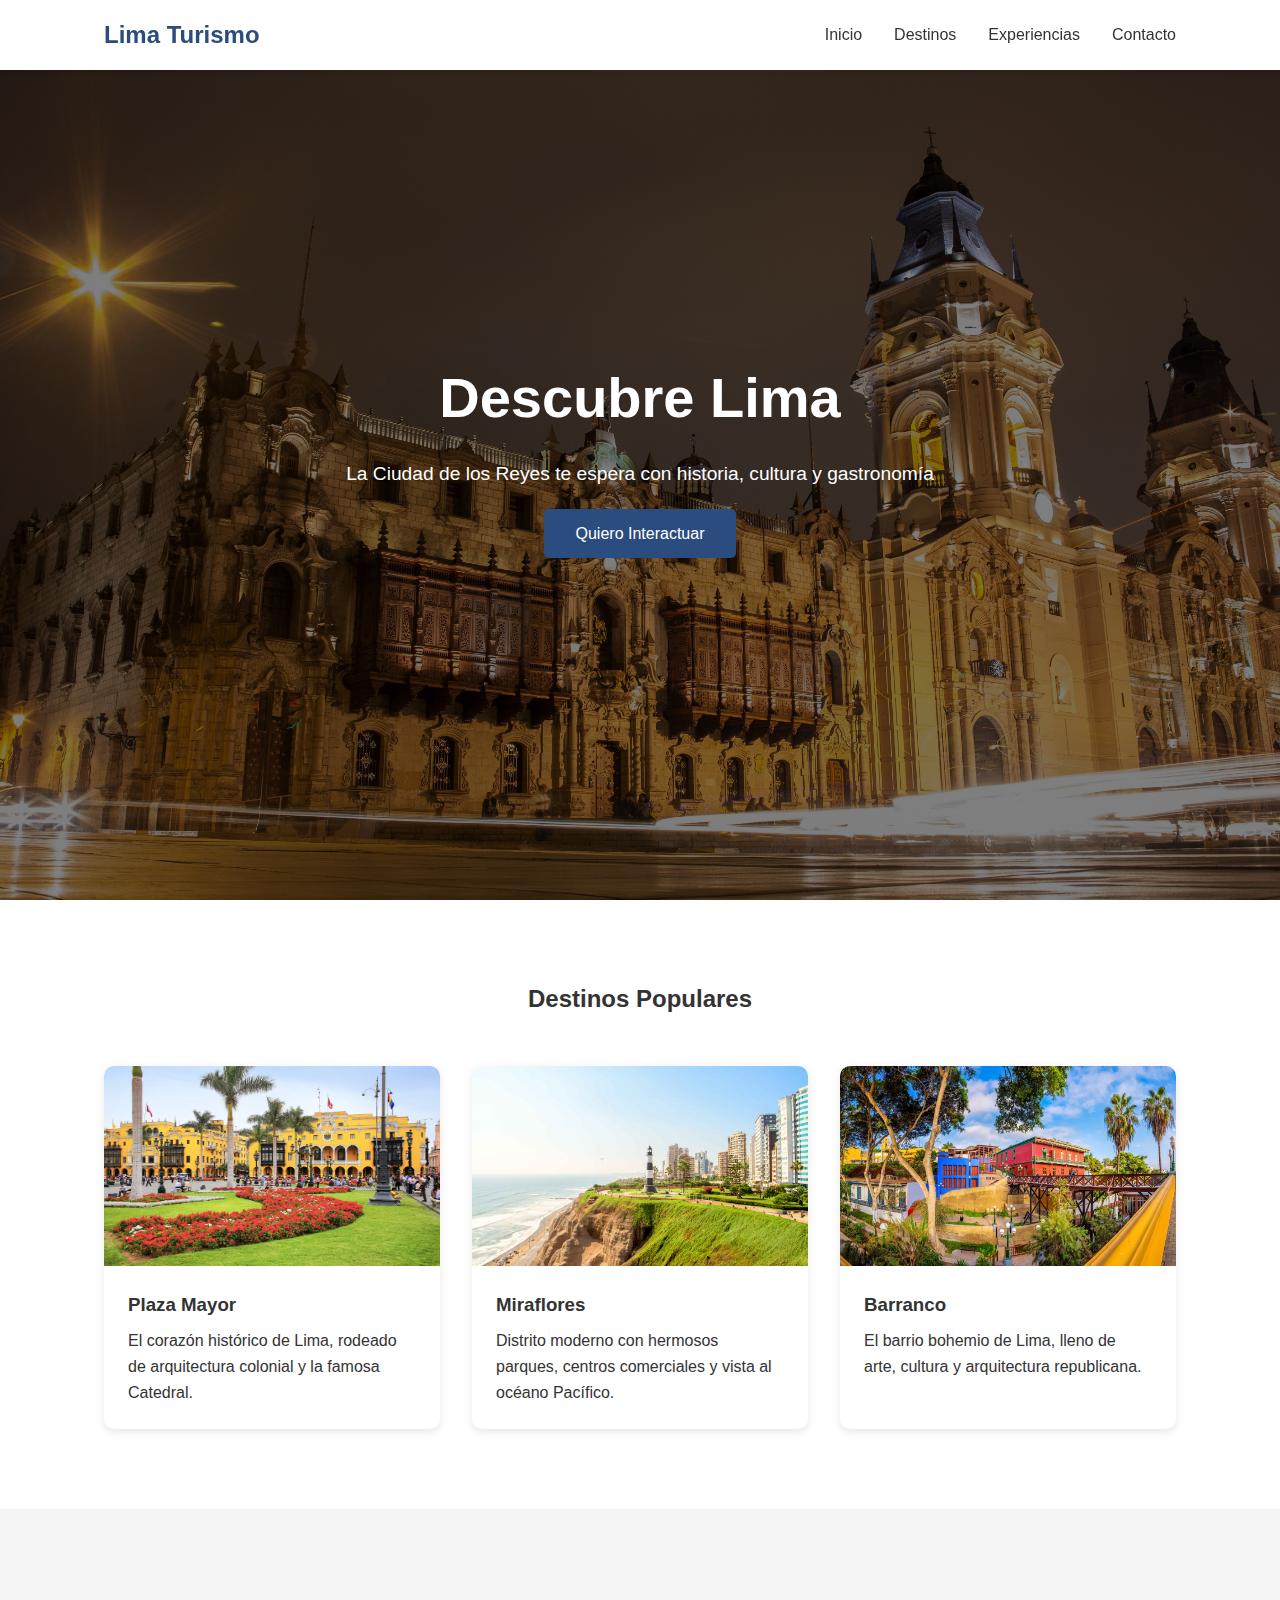
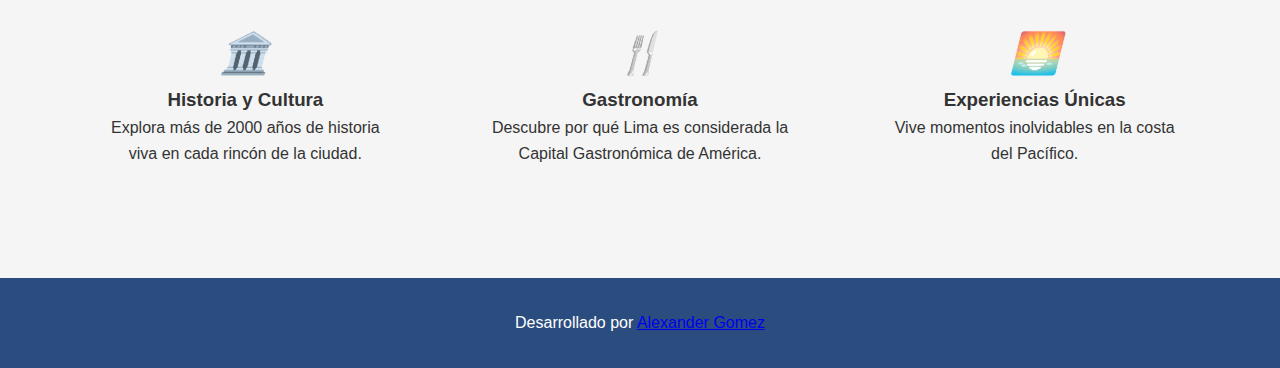
<file: index.html>
<!DOCTYPE html>
<html lang="es">
<head>
    <meta charset="UTF-8">
    <meta name="viewport" content="width=device-width, initial-scale=1.0">
    <title>Turismo en Lima - Descubre la Ciudad de los Reyes</title>
    <link rel="stylesheet" href="style.css">
</head>
<body>
    <header>
        <nav>
            <div class="logo">Lima Turismo</div>
            <div class="nav-links">
                <a href="#inicio">Inicio</a>
                <a href="#destinos">Destinos</a>
                <a href="#experiencias">Experiencias</a>
                <a href="#contacto">Contacto</a>
            </div>
        </nav>
    </header>

    <section class="hero">
        <div class="hero-content">
            <h1>Descubre Lima</h1>
            <p>La Ciudad de los Reyes te espera con historia, cultura y gastronomía</p>
            <a href="./interactivo.html" class="cta-button">Quiero Interactuar</a>
        </div>
    </section>

    <section class="destinations" id="destinos">
        <h2 class="section-title">Destinos Populares</h2>
        <div class="destinations-grid">
            <div class="destination-card">
                <div class="card-image">
                    <img src="img/plazamayor.jpg" alt="Plaza Mayor">
                </div>
                <div class="card-content">
                    <h3>Plaza Mayor</h3>
                    <p>El corazón histórico de Lima, rodeado de arquitectura colonial y la famosa Catedral.</p>
                </div>
            </div>
            <div class="destination-card">
                <div class="card-image">
                    <img src="img/miraflores.jpg" alt="Miraflores">
                </div>
                <div class="card-content">
                    <h3>Miraflores</h3>
                    <p>Distrito moderno con hermosos parques, centros comerciales y vista al océano Pacífico.</p>
                </div>
            </div>
            <div class="destination-card">
                <div class="card-image">
                    <img src="img/barranco.jpg" alt="Barranco">
                </div>
                <div class="card-content">
                    <h3>Barranco</h3>
                    <p>El barrio bohemio de Lima, lleno de arte, cultura y arquitectura republicana.</p>
                </div>
            </div>
        </div>
    </section>

    <section class="features">
        <div class="features-grid">
            <div class="feature">
                <i>🏛️</i>
                <h3>Historia y Cultura</h3>
                <p>Explora más de 2000 años de historia viva en cada rincón de la ciudad.</p>
            </div>
            <div class="feature">
                <i>🍴</i>
                <h3>Gastronomía</h3>
                <p>Descubre por qué Lima es considerada la Capital Gastronómica de América.</p>
            </div>
            <div class="feature">
                <i>🌅</i>
                <h3>Experiencias Únicas</h3>
                <p>Vive momentos inolvidables en la costa del Pacífico.</p>
            </div>
        </div>
    </section>

    <footer>
        <p>Desarrollado por <a href="https://github.com/AlexanderG8/lima-turismo?tab=readme-ov-file#readme" target="_blank">Alexander Gomez</a></p>
    </footer>
</body>
</html>
</file>
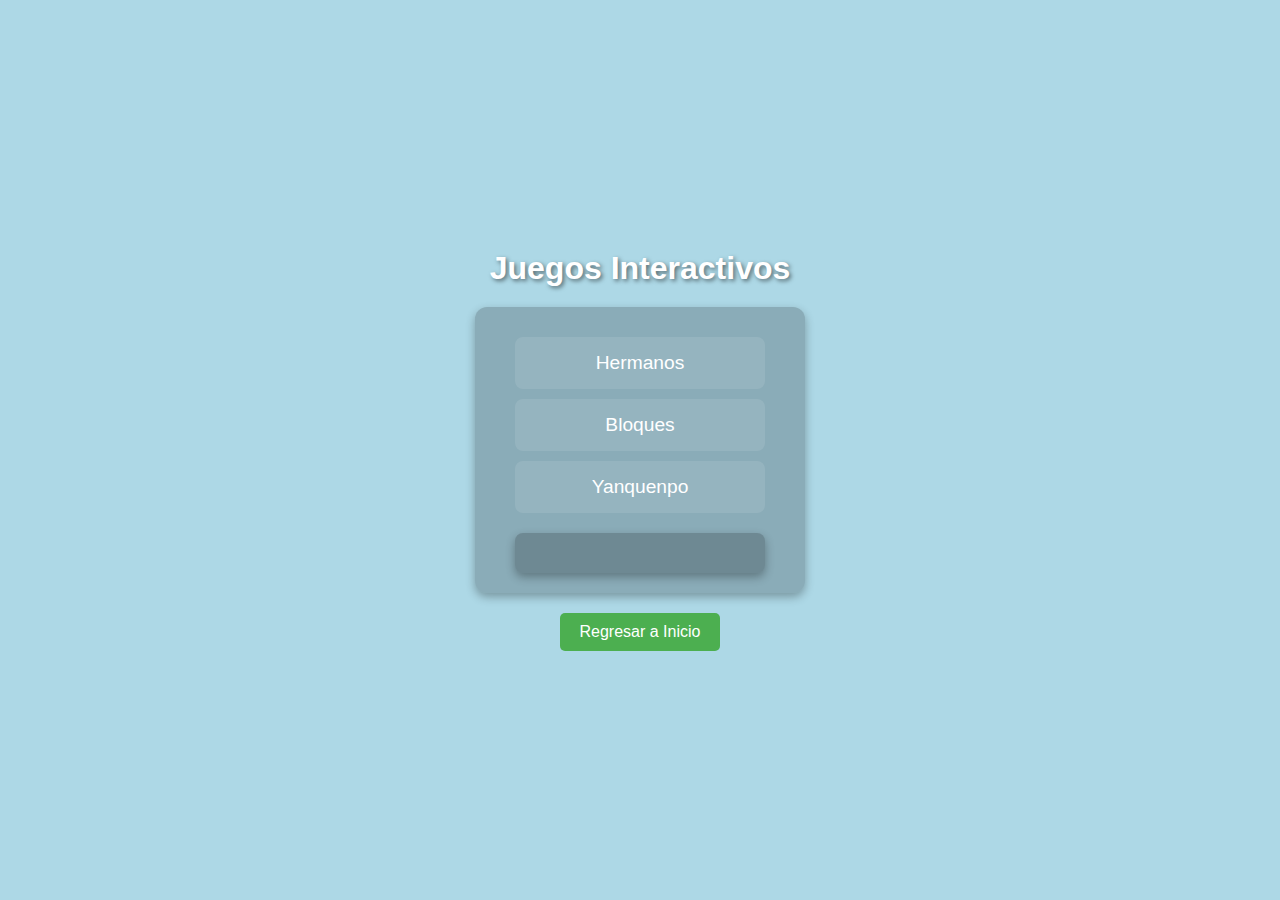
<file: interactivo.html>
<!DOCTYPE html>
<html lang="en">
<head>
    <meta charset="UTF-8">
    <meta name="viewport" content="width=device-width, initial-scale=1.0">
    <title>Juegos Interactivos</title>
    <link rel="stylesheet" href="./app.css">
</head>
<body>
    <header>
        <h1>Juegos Interactivos</h1>
    </header>
    <section>
        <div>
            <ul>
                <li>Hermanos</li>
                <li>Bloques</li>
                <li>Yanquenpo</li>
            </ul>
        </div>
        <div id="game-area">
            <!-- Aquí se mostrarán los resultados de los juegos -->
        </div>
    </section>
    <footer>
        <button id="btn-inicio">Regresar a Inicio</button>
    </footer>
    <script src="./app.js"></script>
</body>
</html>
</file>
<file: style.css>
* {
    margin: 0;
    padding: 0;
    box-sizing: border-box;
    font-family: 'Segoe UI', Tahoma, Geneva, Verdana, sans-serif;
}

:root {
    --primary-color: #2B4C7E;
    --secondary-color: #567EBB;
    --accent-color: #606D80;
    --text-color: #333;
    --light-bg: #f5f5f5;
}

body {
    line-height: 1.6;
    color: var(--text-color);
}

/* Header */
header {
    background-color: white;
    position: fixed;
    width: 100%;
    top: 0;
    z-index: 1000;
    box-shadow: 0 2px 5px rgba(0,0,0,0.1);
}

nav {
    display: flex;
    justify-content: space-between;
    align-items: center;
    padding: 1rem 5%;
    max-width: 1200px;
    margin: 0 auto;
}

.logo {
    font-size: 1.5rem;
    font-weight: bold;
    color: var(--primary-color);
}

.nav-links {
    display: flex;
    gap: 2rem;
}

.nav-links a {
    text-decoration: none;
    color: var(--text-color);
    transition: color 0.3s;
}

.nav-links a:hover {
    color: var(--primary-color);
}

/* Sección Hero */
.hero {
    height: 100vh;
    background: linear-gradient(rgba(0,0,0,0.5), rgba(0,0,0,0.5)),
                url('img/lima-peru.jpg') center/cover;
    display: flex;
    align-items: center;
    justify-content: center;
    text-align: center;
    color: white;
    padding: 0 1rem;
}

.hero-content h1 {
    font-size: 3.5rem;
    margin-bottom: 1rem;
}

.hero-content p {
    font-size: 1.2rem;
    margin-bottom: 2rem;
}

.cta-button {
    padding: 1rem 2rem;
    background-color: var(--primary-color);
    color: white;
    text-decoration: none;
    border-radius: 5px;
    transition: background-color 0.3s;
}

.cta-button:hover {
    background-color: var(--secondary-color);
}

/* Sección Destinos */
.destinations {
    padding: 5rem 5%;
    max-width: 1200px;
    margin: 0 auto;
}

.section-title {
    text-align: center;
    margin-bottom: 3rem;
}

.destinations-grid {
    display: grid;
    grid-template-columns: repeat(auto-fit, minmax(300px, 1fr));
    gap: 2rem;
}

.destination-card {
    background: white;
    border-radius: 10px;
    overflow: hidden;
    box-shadow: 0 3px 10px rgba(0,0,0,0.1);
    transition: transform 0.3s;
}

.destination-card:hover {
    transform: translateY(-5px);
}

.card-image {
    height: 200px;
    background: var(--light-bg);
}

.card-content {
    padding: 1.5rem;
}

.card-content h3 {
    margin-bottom: 0.5rem;
}

/* Caracteristicas Sección */
.features {
    background-color: var(--light-bg);
    padding: 5rem 5%;
}

.features-grid {
    display: grid;
    grid-template-columns: repeat(auto-fit, minmax(250px, 1fr));
    gap: 2rem;
    max-width: 1200px;
    margin: 0 auto;
}

.feature {
    text-align: center;
    padding: 2rem;
}

.feature i {
    font-size: 2.5rem;
    color: var(--primary-color);
    margin-bottom: 1rem;
}

/* Footer */
footer {
    background-color: var(--primary-color);
    color: white;
    padding: 2rem 0;
    text-align: center;
}

img{
    width: 100%;
    height: 100%;
}

/* Responsive */
@media (max-width: 768px) {
    .nav-links {
        display: none;
    }

    .hero-content h1 {
        font-size: 2.5rem;
    }

    .destinations-grid {
        grid-template-columns: 1fr;
    }
}
</file>
<file: app.css>
* {
    margin: 0;
    padding: 0;
    box-sizing: border-box;
}

body {
    font-family: 'Arial', sans-serif;
    color: #fff;
    display: flex;
    flex-direction: column;
    align-items: center;
    justify-content: center;
    height: 100vh;
    margin: 0;
}

/* Estilo del encabezado */
header {
    text-align: center;
    margin-bottom: 20px;
}

header h1 {
    font-size: 2rem;
    text-shadow: 2px 2px 4px rgba(0, 0, 0, 0.5);
}

/* Estilo de la sección */
section {
    background: rgba(0, 0, 0, 0.2);
    padding: 20px 40px;
    border-radius: 12px;
    box-shadow: 0 4px 10px rgba(0, 0, 0, 0.3);
}

/* Lista de juegos */
ul {
    list-style: none;
}

li {
    background: rgba(255, 255, 255, 0.1);
    padding: 15px 20px;
    margin: 10px 0;
    border-radius: 8px;
    text-align: center;
    font-size: 1.2rem;
    cursor: pointer;
    transition: background 0.3s, transform 0.2s;
}

li:hover {
    background: rgba(255, 255, 255, 0.3);
    transform: scale(1.05);
    box-shadow: 0 4px 8px rgba(0, 0, 0, 0.2);
}

footer {
    text-align: center;
    margin-top: 20px;
}

#btn-inicio {
    background-color: #4CAF50;
    color: white;
    border: none;
    padding: 10px 20px;
    font-size: 16px;
    border-radius: 5px;
    cursor: pointer;
    transition: background-color 0.3s ease, transform 0.2s ease;
}

#btn-inicio:hover {
    background-color: #45a049;
    transform: scale(1.05);
}

#btn-inicio:active {
    background-color: #3e8e41;
    transform: scale(0.95);
}

#game-area {
    min-width: 250px;
    padding: 20px;
    margin-top: 20px;
    background-color: rgba(0, 0, 0, 0.2);
    border-radius: 8px;
    box-shadow: 0 4px 10px rgba(0, 0, 0, 0.3);
}
</file>
